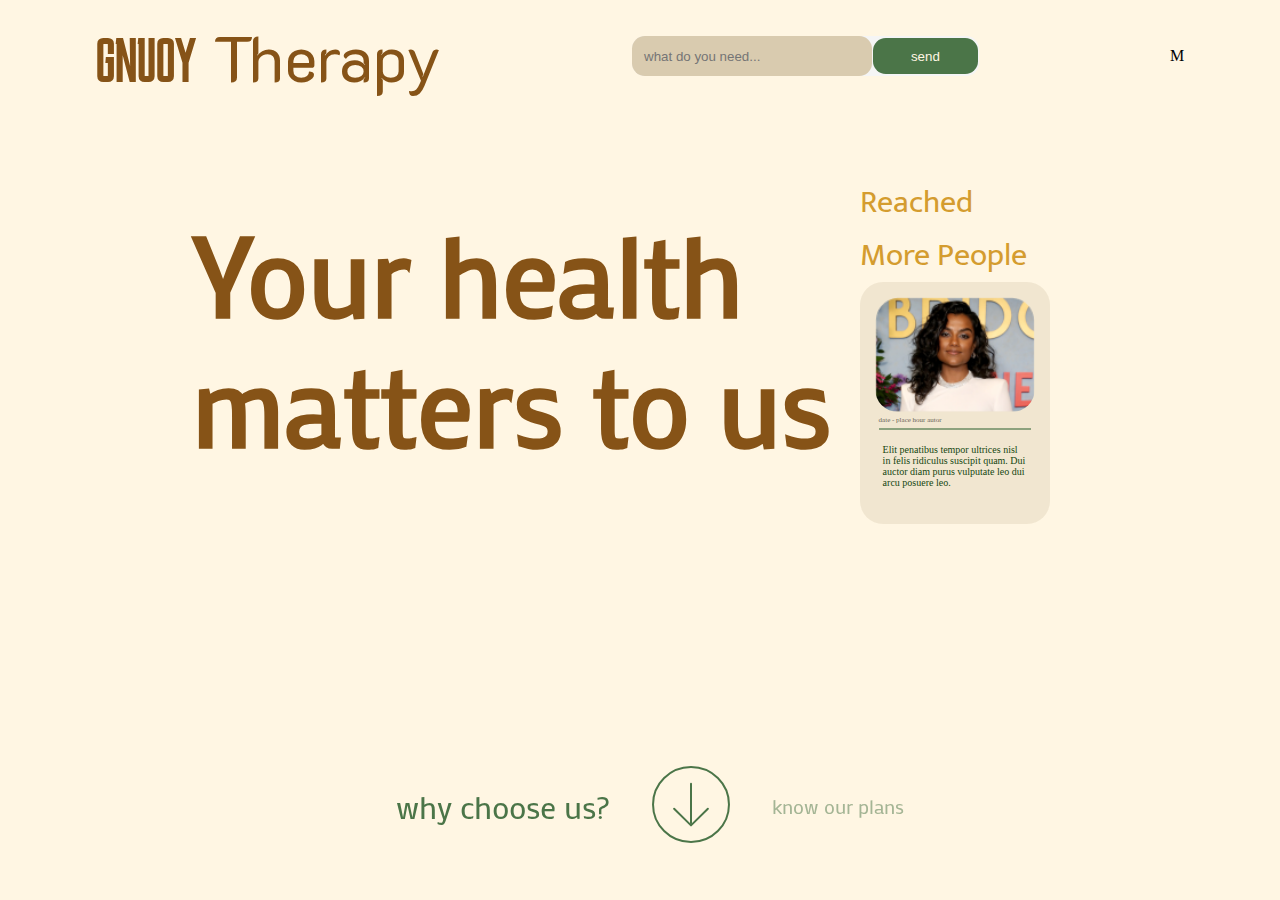
<file: index.html>
<!DOCTYPE html>
<html lang="en">
<head>
    <meta charset="UTF-8">
    <meta http-equiv="X-UA-Compatible" content="IE=edge">
    <meta name="viewport" content="width=device-width, initial-scale=1.0">
    <title>GNUOY Therapy</title>
    <link rel="stylesheet" href="./styles/style.css">
    <link rel="preconnect" href="https://fonts.googleapis.com">
    <link rel="preconnect" href="https://fonts.gstatic.com" crossorigin>
    <link href="https://fonts.googleapis.com/css2?family=K2D:wght@300&family=Karantina:wght@700&family=Mako&family=Mukta&display=swap" rel="stylesheet">
</head>
<body>
    <header>
        <a class="logo" href="index.html">
            <span>gnuoy</span> therapy
        </a>
        <form id="direct-contact" action="https://formsubmit.co/workcledious@gmail.com" method="post">
            <input type="text" placeholder="what do you need...">
            <button type="submit">send</button>
        </form>
        <ul id='menu'>
            <p>
                M
            </p>
            <li>
                <a>information</a>
            </li>
            <li>
                <a>to contact</a>
            </li>
            <li>
                <a>therapists</a>
            </li>
        </ul>
    </header>
    <main>
        <h1>your health matters to us</h1>
    </main>
    <aside class="main-aside">
        <p id="rmp">
            reached more people
        </p>
        <article class="therapist-card main-card">
            <img src="./img/image 6.png" alt="">
            <p id="info">date - place hour autor</p>
            <p>Elit penatibus tempor ultrices nisl in felis ridiculus suscipit quam. Dui auctor diam purus vulputate leo dui arcu posuere leo. </p>
        </article>
    </aside>
    <section id="flownav">
        <p class="next-page">why choose us?</p>
        <button><img src="./img/BACK.svg" alt=""></button>
        <p class="other-page">know our plans</p>
    </section>
 <!--   <section id="wcu">
        <div>
            <p>
                Elit penatibus tempor ultrices nisl in felis ridiculus suscipit quam. Dui auctor diam purus vulputate leo dui arcu posuere leo.
            </p>
            <img src="#" alt="">
        </div>
        <p class="next-page">know our plans</p>
    </section>
    <section id="kop">
        <nav id="top-therapists">
            <div id="order">
                <p>bests therapists</p>
                <p> test sessions</p>
                <p> schedule</p>
            </div>
            <article>
                <img src="" alt="">
                <div class="therapist">
                    <h3>tyler durden</h3>
                    <p>
                        4000 votes &bull; started : july ,2001
                    </p>
                    <p>
                        t Faucibus porta diam adipiscing urna. Aenean aliquet ut adipiscing posuere. Sit at ultricies sem duis turpis diam egestas malesuada.
                    </p>
                </div>
                <div class="sessions">
                    <p>4</p>
                    <p>days</p>
                </div>
                <div class="schedule">
                <table>
                        <tr>
                            <td>monday</td>
                            <td>9am-9pm</td>
                        </tr>
                        <tr>
                            <td>tuesday</td>
                            <td>9am-9pm</td>
                        </tr>
                        <tr>
                            <td>wednesday</td>
                            <td>10am-9pm</td>
                        </tr>
                        <tr>
                            <td>saturday</td>
                            <td>1pm-4pm</td>
                        </tr>
                </table>
                </div>
                <div class="alert">
                    <p>always alert</p>
                    <p>yes</p>
                </div>
            </article>
            <article>
                <img src="" alt="">
                <div class="therapist">
                    <h3>bruce wayne</h3>
                    <p>
                        3900 votes &bull; started : july ,2000
                    </p>
                    <p>
                        t Faucibus porta diam adipiscing urna. Aenean aliquet ut adipiscing posuere. Sit at ultricies sem duis turpis diam egestas malesuada.
                    </p>
                </div>
                <div class="sessions">
                    <p>4</p>
                    <p>days</p>
                </div>
                <table>
                    <tr>
                        <td>monday</td>
                        <td>9am - 9pm</td>
                    </tr>
                    <tr>
                        <td>tuesday</td>
                        <td>9am - 9pm</td>
                    </tr>
                    <tr>
                        <td>friday</td>
                        <td>10am - 9pm</td>
                    </tr>
                    <tr>
                        <td>saturday</td>
                        <td>1pm - 4pm</td>
                    </tr>
                </table>
                <div class="alert">
                    <p>always alert</p>
                    <p>yes</p>
                </div>
            </article>
            <article>
                <img src="" alt="">
                <div class="therapist">
                    <h3>cassie howard</h3>
                    <p>
                        4000 votes &bull; started : july ,2001
                    </p>
                    <p>
                        t Faucibus porta diam adipiscing urna. Aenean aliquet ut adipiscing posuere. Sit at ultricies sem duis turpis diam egestas malesuada.
                    </p>
                </div>
                <div class="sessions">
                    <p>4</p>
                    <p>days</p>
                </div>
                <table>
                    <tr>
                        <td>sunday</td>
                        <td>9am - 12md</td>
                    </tr>
                    <tr>
                        <td>tuesday</td>
                        <td>9am - 9pm</td>
                    </tr>
                    <tr>
                        <td>wednesday</td>
                        <td>10am - 9pm</td>
                    </tr>
                    <tr>
                        <td>saturday</td>
                        <td>1pm - 4pm</td>
                    </tr>
                </table>
                <div class="alert">
                    <p>always alert</p>
                    <p>no</p>
                </div>
            </article>
            <button>find therapists near you</button>
        </nav>
        <aside>
            <article>
                <div class="therapist-card">
                    <img src="#" alt="">
                <p id="info">date - place hour autor</p>
                <p>
                    “I’m a fan of help people to find the best place to feel better ,even a box or something like that”.
                </p>
                </div>
                <div>
                    <h2>top therapists</h2>
                <p>2010 - 2022</p>
                </div>
            </article>
            <article>
                <div class="therapist-card">
                    <img src="#" alt="">
                <p>date - place hour autor</p>
                <p>owner</p>
                <p>
                    Elit penatibus tempor ultrices nisl in felis ridiculus suscipit quam.
                </p>
                </div>
                <p>
                    Elit penatibus tempor ultrices nisl in felis ridiculus suscipit quam. Dui auctor diam purus vulputate leo dui arcu posuere leo. A porttitor id tempus ultricies ultrices sed volutpat faucibus massa.
                </p>
            </article>
        </aside>
    </section>
    <section>
        <p class="other-page">
            why choose us
        </p>
        <button>back to main</button>

    </section>
    <div>
        <img src="" alt="">
        <p>scroll to contact with us</p>
    </div>
    <footer>
        <a class="logo" href="index.html">
            <span>gnuoy</span>therapy
        </a>
        <form id="direct-contact" action="https://formsubmit.co/workcledious@gmail.com" method="post">
            <input type="text">
            <button type="submit">send</button>
        </form>
        <div>
            <img src="" alt="">
            <p>main clinic</p>
        </div>
        <div>
            <img src="" alt="">
            <p>contact</p>
        </div>
    </footer>-->
</body>
</html>
</file>
<file: styles/style.css>
* {
  padding: 0;
  margin: 0;
  border: 0;
  text-decoration: none;
}

body {
  background-color: #FFF6E3;
}
body header {
  display: flex;
  width: 100%;
  height: 7rem;
  justify-content: space-around;
  align-items: center;
}
body header .logo {
  font-family: "K2D";
  text-transform: capitalize;
  font-size: 4em;
  color: #865317;
}
body header .logo span {
  font-family: "Karantina", cursive;
  text-transform: uppercase;
}
body header form {
  display: flex;
  width: auto;
  height: 2.5em;
  border-radius: 0.8rem;
  align-items: center;
  background-color: whitesmoke;
}
body header form input {
  background-color: #D9CBAF;
  max-width: 40%;
  min-width: 15rem;
  height: 100%;
  border-radius: 0.8rem;
}
body header form input::-moz-placeholder {
  padding-left: 12px;
}
body header form input::placeholder {
  padding-left: 12px;
}
body header form button {
  background-color: #4B7548;
  color: #FFF6E3;
  width: 8em;
  height: 90%;
  margin: 0.3%;
  float: right;
  border-radius: 0.8rem;
}
body header #menu p {
  display: block;
}
body header #menu li {
  display: none;
}
body header #menu:hover li {
  display: block;
  position: absolute;
}
body header #menu:hover li:nth-last-of-type(2) {
  margin-top: 3em;
}
body header #menu:hover li:nth-last-of-type(3) {
  margin-top: 6em;
}
body main h1 {
  font-size: 7em;
  width: 45rem;
  margin-left: 15%;
  font-family: "Mako", sans-serif;
  color: #865317;
  line-height: 130px;
  margin-top: 6rem;
}
body main h1::first-letter {
  text-transform: uppercase;
}
body .main-aside {
  position: absolute;
  top: 11rem;
  right: 18%;
}
body .main-aside #rmp {
  color: #D49C2F;
  font-family: "Mukta", sans-serif;
  text-transform: capitalize;
  font-size: 2em;
  width: 180px;
}
body .main-aside .therapist-card {
  display: flex;
  flex-direction: column;
  background-color: rgba(186, 168, 133, 0.2);
  width: 160px;
  height: 212px;
  border-radius: 23px;
  padding: 15px;
}
body .main-aside .therapist-card img {
  border-radius: 23px;
}
body .main-aside .therapist-card #info {
  font-weight: 400;
  font-size: 7px;
  margin: 4px;
  opacity: 0.6;
}
body .main-aside .therapist-card p:nth-of-type(2) {
  font-weight: 400;
  font-size: 10px;
  margin: 8px;
  color: #154711;
}
body .main-aside .therapist-card #info::after {
  display: inline-block;
  content: "";
  height: 2px;
  width: 100%;
  background-color: #4B7548;
}
body #flownav {
  display: flex;
  flex-direction: row;
  align-items: center;
  position: fixed;
  bottom: 20px;
  width: 100%;
  height: 8rem;
  justify-content: center;
  gap: 30px;
  padding: 10px;
  color: #4B7548;
}
body #flownav .next-page {
  font-family: "Mako", sans-serif;
  font-weight: 400;
  font-size: 32px;
}
body #flownav button {
  background-color: transparent;
}
body #flownav .other-page {
  font-family: "Mako", sans-serif;
  font-weight: 400;
  font-size: 20px;
  opacity: 0.5;
}/*# sourceMappingURL=style.css.map */
</file>
